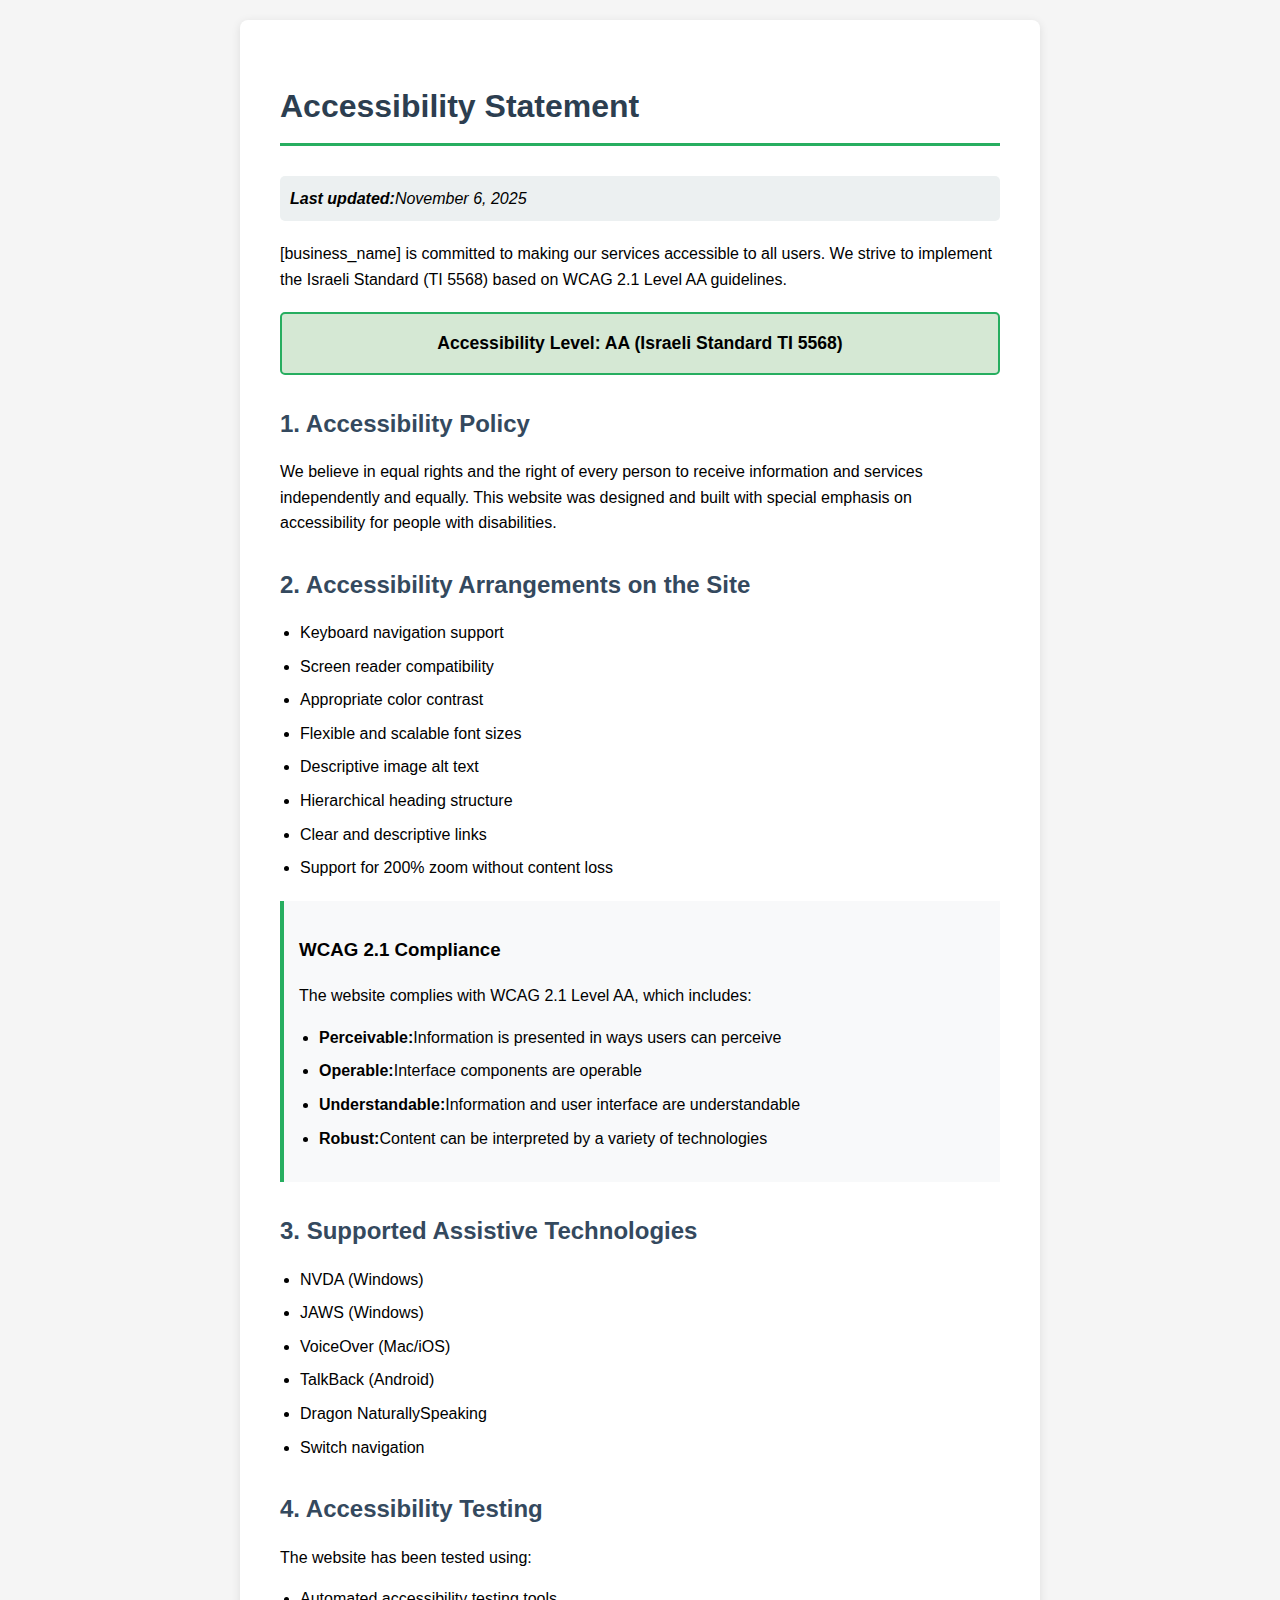
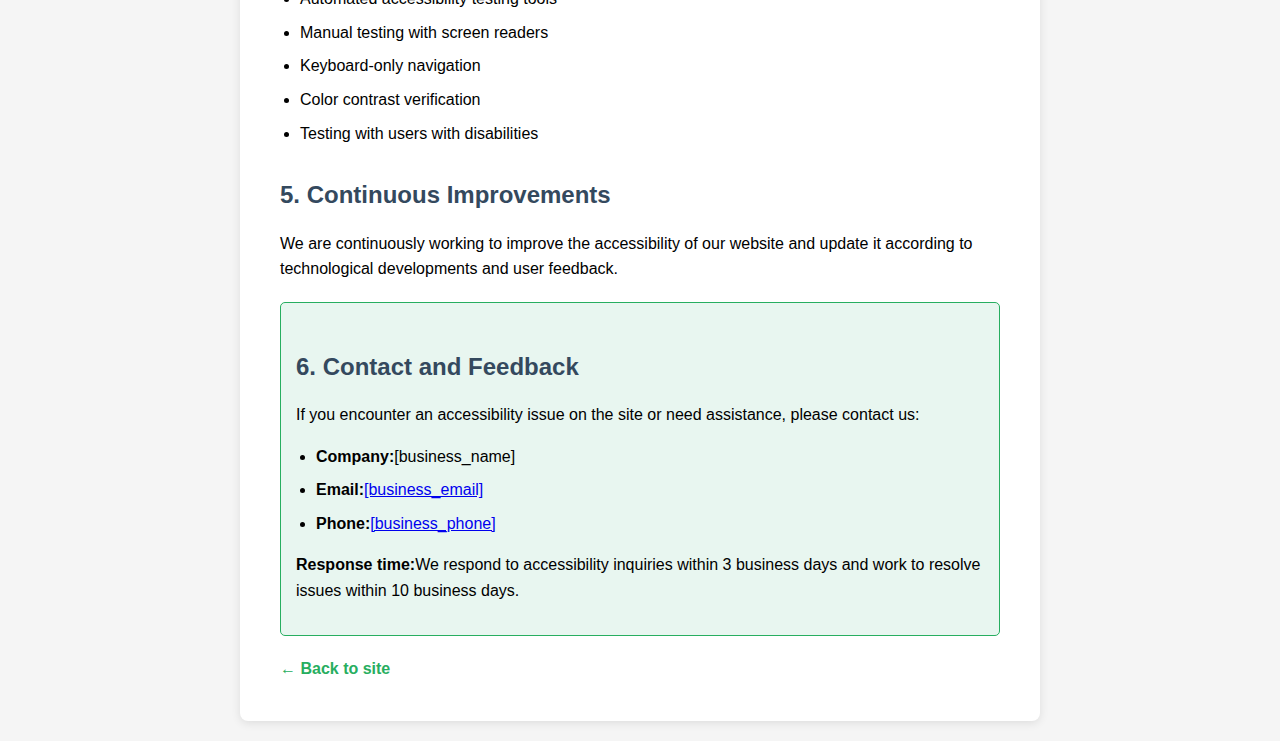
<file: public/accessibility.html>
<!doctype html><html dir="ltr" lang="en"><head><meta charset="UTF-8"><meta content="width=device-width,initial-scale=1" name="viewport"><title>Accessibility Statement - [business_name]</title><style>body{font-family:'Segoe UI',Tahoma,Geneva,Verdana,sans-serif;line-height:1.6;max-width:800px;margin:0 auto;padding:20px;background-color:#f5f5f5}.container{background:#fff;padding:40px;border-radius:8px;box-shadow:0 2px 10px rgba(0,0,0,.1)}h1{color:#2c3e50;border-bottom:3px solid #27ae60;padding-bottom:10px;margin-bottom:30px}h2{color:#34495e;margin-top:30px;margin-bottom:15px}.last-updated{background:#ecf0f1;padding:10px;border-radius:5px;margin-bottom:20px;font-style:italic}.contact-info{background:#e8f6f0;border:1px solid #27ae60;padding:15px;border-radius:5px;margin-top:20px}.compliance-level{background:#d5e8d4;border:2px solid #27ae60;padding:15px;border-radius:5px;margin:20px 0;text-align:center;font-weight:700;font-size:1.1em}ul{padding-left:20px}li{margin-bottom:8px}.back-link{display:inline-block;margin-top:20px;color:#27ae60;text-decoration:none;font-weight:700}.back-link:hover{text-decoration:underline}.wcag-info{background:#f8f9fa;border-left:4px solid #27ae60;padding:15px;margin:20px 0}</style></head><body><div class="container"><h1>Accessibility Statement</h1><div class="last-updated"><strong>Last updated:</strong>November 6, 2025</div><p>[business_name] is committed to making our services accessible to all users. We strive to implement the Israeli Standard (TI 5568) based on WCAG 2.1 Level AA guidelines.</p><div class="compliance-level">Accessibility Level: AA (Israeli Standard TI 5568)</div><h2>1. Accessibility Policy</h2><p>We believe in equal rights and the right of every person to receive information and services independently and equally. This website was designed and built with special emphasis on accessibility for people with disabilities.</p><h2>2. Accessibility Arrangements on the Site</h2><ul><li>Keyboard navigation support</li><li>Screen reader compatibility</li><li>Appropriate color contrast</li><li>Flexible and scalable font sizes</li><li>Descriptive image alt text</li><li>Hierarchical heading structure</li><li>Clear and descriptive links</li><li>Support for 200% zoom without content loss</li></ul><div class="wcag-info"><h3>WCAG 2.1 Compliance</h3><p>The website complies with WCAG 2.1 Level AA, which includes:</p><ul><li><strong>Perceivable:</strong>Information is presented in ways users can perceive</li><li><strong>Operable:</strong>Interface components are operable</li><li><strong>Understandable:</strong>Information and user interface are understandable</li><li><strong>Robust:</strong>Content can be interpreted by a variety of technologies</li></ul></div><h2>3. Supported Assistive Technologies</h2><ul><li>NVDA (Windows)</li><li>JAWS (Windows)</li><li>VoiceOver (Mac/iOS)</li><li>TalkBack (Android)</li><li>Dragon NaturallySpeaking</li><li>Switch navigation</li></ul><h2>4. Accessibility Testing</h2><p>The website has been tested using:</p><ul><li>Automated accessibility testing tools</li><li>Manual testing with screen readers</li><li>Keyboard-only navigation</li><li>Color contrast verification</li><li>Testing with users with disabilities</li></ul><h2>5. Continuous Improvements</h2><p>We are continuously working to improve the accessibility of our website and update it according to technological developments and user feedback.</p><div class="contact-info"><h2>6. Contact and Feedback</h2><p>If you encounter an accessibility issue on the site or need assistance, please contact us:</p><ul><li><strong>Company:</strong>[business_name]</li><li><strong>Email:</strong><a href="mailto:[business_email]">[business_email]</a></li><li><strong>Phone:</strong><a href="tel:[business_phone]">[business_phone]</a></li></ul><p><strong>Response time:</strong>We respond to accessibility inquiries within 3 business days and work to resolve issues within 10 business days.</p></div><a href="/" class="back-link">← Back to site</a></div></body></html>
</file>
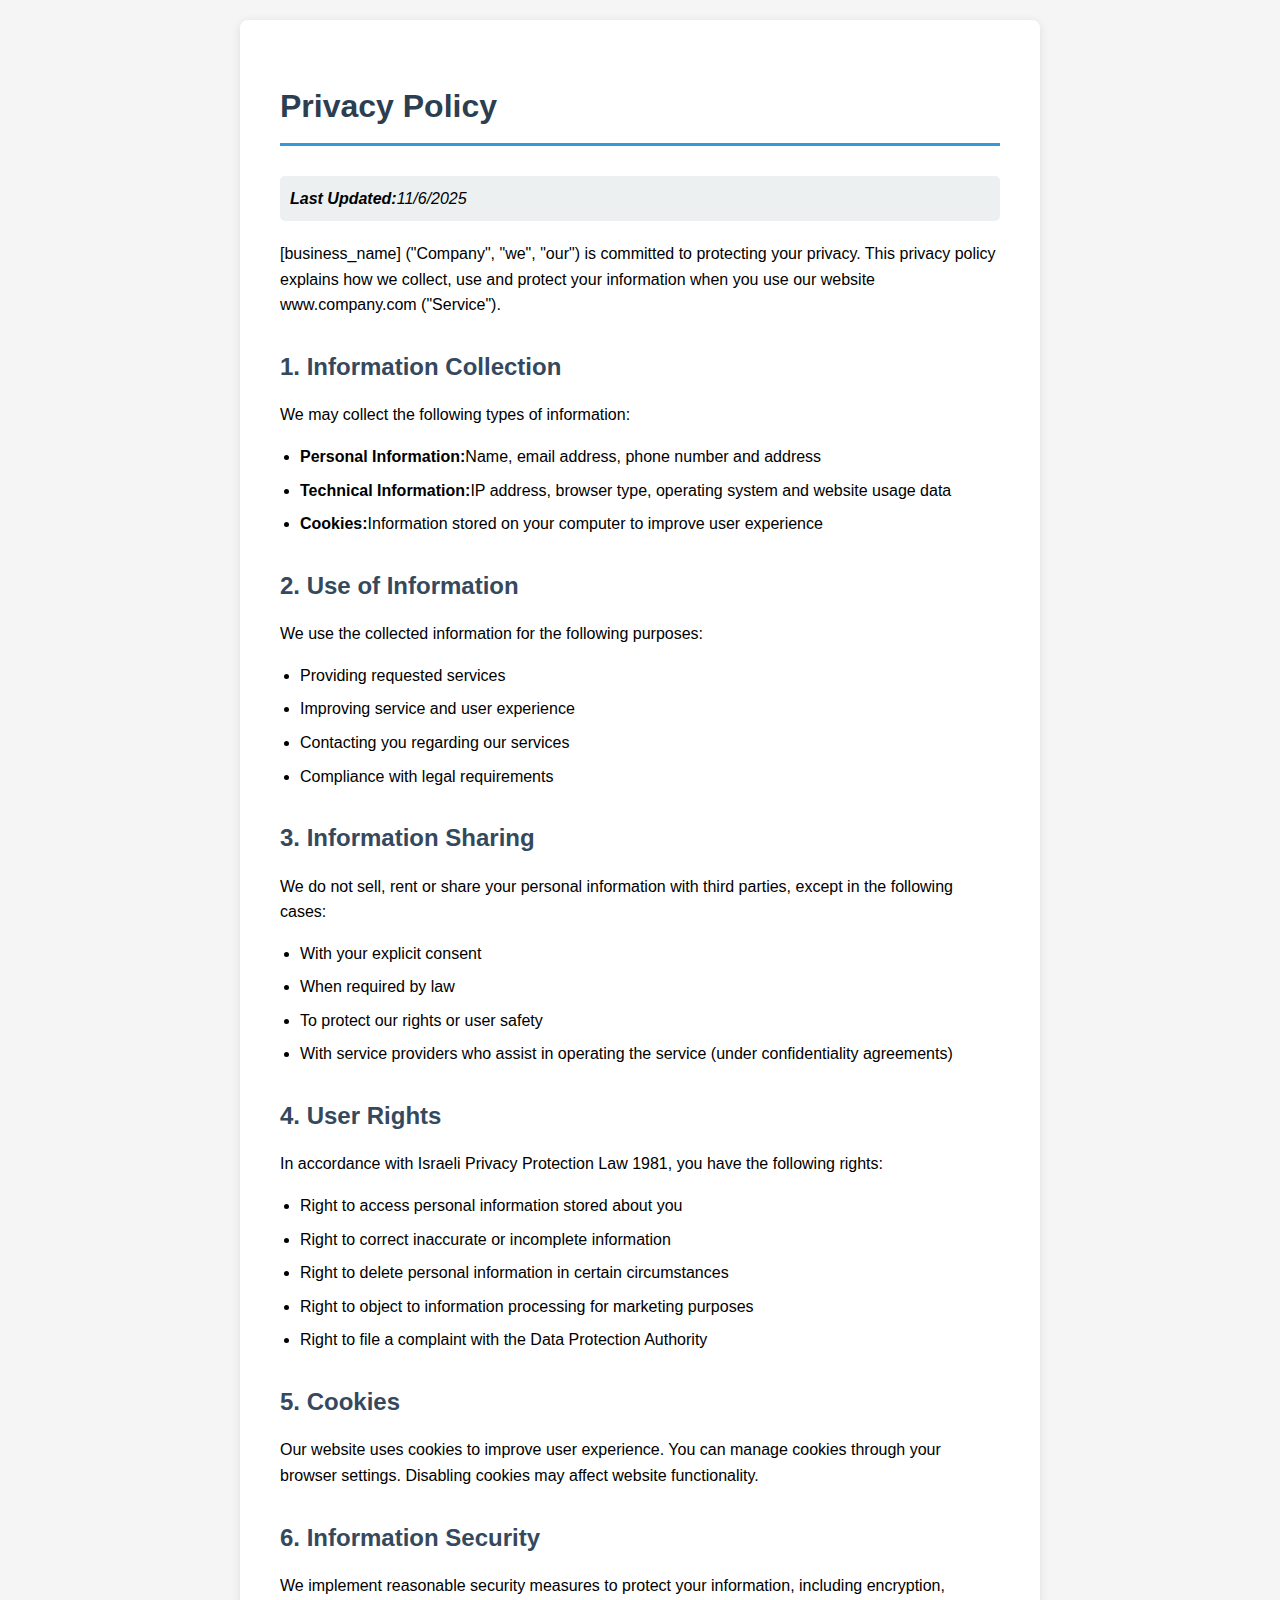
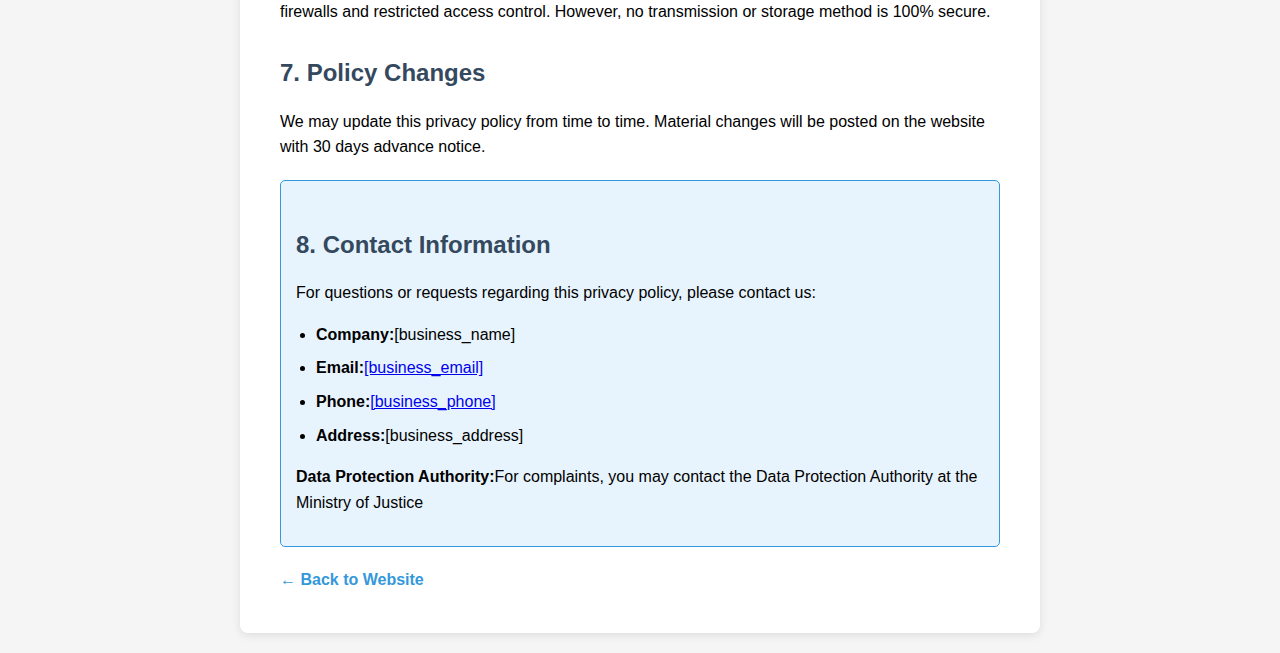
<file: public/privacy.html>
<!doctype html><html lang="en"><head><meta charset="UTF-8"><meta content="width=device-width,initial-scale=1" name="viewport"><title>Privacy Policy - [business_name]</title><style>body{font-family:'Segoe UI',Tahoma,Geneva,Verdana,sans-serif;line-height:1.6;max-width:800px;margin:0 auto;padding:20px;background-color:#f5f5f5}.container{background:#fff;padding:40px;border-radius:8px;box-shadow:0 2px 10px rgba(0,0,0,.1)}h1{color:#2c3e50;border-bottom:3px solid #3498db;padding-bottom:10px;margin-bottom:30px}h2{color:#34495e;margin-top:30px;margin-bottom:15px}.last-updated{background:#ecf0f1;padding:10px;border-radius:5px;margin-bottom:20px;font-style:italic}.contact-info{background:#e8f4fd;border:1px solid #3498db;padding:15px;border-radius:5px;margin-top:20px}ul{padding-left:20px}li{margin-bottom:8px}.back-link{display:inline-block;margin-top:20px;color:#3498db;text-decoration:none;font-weight:700}.back-link:hover{text-decoration:underline}</style></head><body><div class="container"><h1>Privacy Policy</h1><div class="last-updated"><strong>Last Updated:</strong>11/6/2025</div><p>[business_name] ("Company", "we", "our") is committed to protecting your privacy. This privacy policy explains how we collect, use and protect your information when you use our website www.company.com ("Service").</p><h2>1. Information Collection</h2><p>We may collect the following types of information:</p><ul><li><strong>Personal Information:</strong>Name, email address, phone number and address</li><li><strong>Technical Information:</strong>IP address, browser type, operating system and website usage data</li><li><strong>Cookies:</strong>Information stored on your computer to improve user experience</li></ul><h2>2. Use of Information</h2><p>We use the collected information for the following purposes:</p><ul><li>Providing requested services</li><li>Improving service and user experience</li><li>Contacting you regarding our services</li><li>Compliance with legal requirements</li></ul><h2>3. Information Sharing</h2><p>We do not sell, rent or share your personal information with third parties, except in the following cases:</p><ul><li>With your explicit consent</li><li>When required by law</li><li>To protect our rights or user safety</li><li>With service providers who assist in operating the service (under confidentiality agreements)</li></ul><h2>4. User Rights</h2><p>In accordance with Israeli Privacy Protection Law 1981, you have the following rights:</p><ul><li>Right to access personal information stored about you</li><li>Right to correct inaccurate or incomplete information</li><li>Right to delete personal information in certain circumstances</li><li>Right to object to information processing for marketing purposes</li><li>Right to file a complaint with the Data Protection Authority</li></ul><h2>5. Cookies</h2><p>Our website uses cookies to improve user experience. You can manage cookies through your browser settings. Disabling cookies may affect website functionality.</p><h2>6. Information Security</h2><p>We implement reasonable security measures to protect your information, including encryption, firewalls and restricted access control. However, no transmission or storage method is 100% secure.</p><h2>7. Policy Changes</h2><p>We may update this privacy policy from time to time. Material changes will be posted on the website with 30 days advance notice.</p><div class="contact-info"><h2>8. Contact Information</h2><p>For questions or requests regarding this privacy policy, please contact us:</p><ul><li><strong>Company:</strong>[business_name]</li><li><strong>Email:</strong><a href="mailto:[business_email]">[business_email]</a></li><li><strong>Phone:</strong><a href="tel:[business_phone]">[business_phone]</a></li><li><strong>Address:</strong>[business_address]</li></ul><p><strong>Data Protection Authority:</strong>For complaints, you may contact the Data Protection Authority at the Ministry of Justice</p></div><a href="/" class="back-link">← Back to Website</a></div></body></html>
</file>
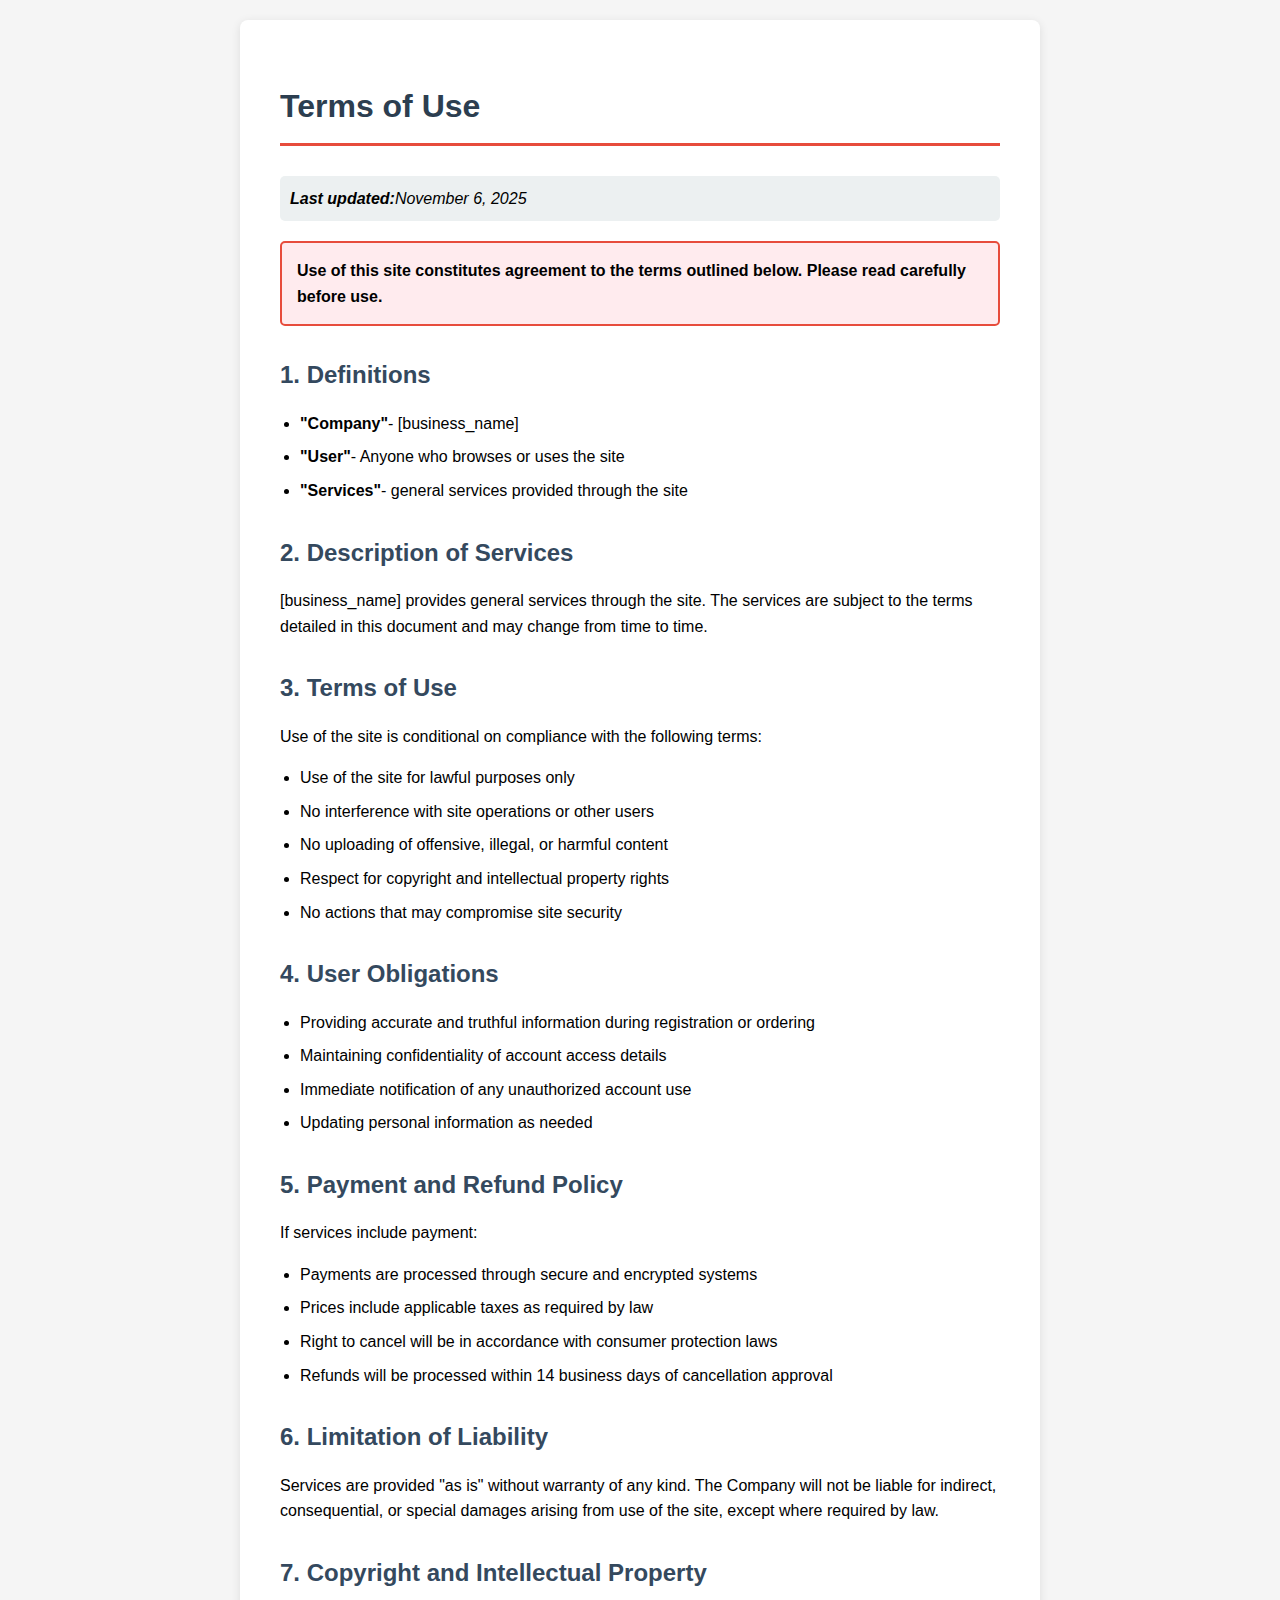
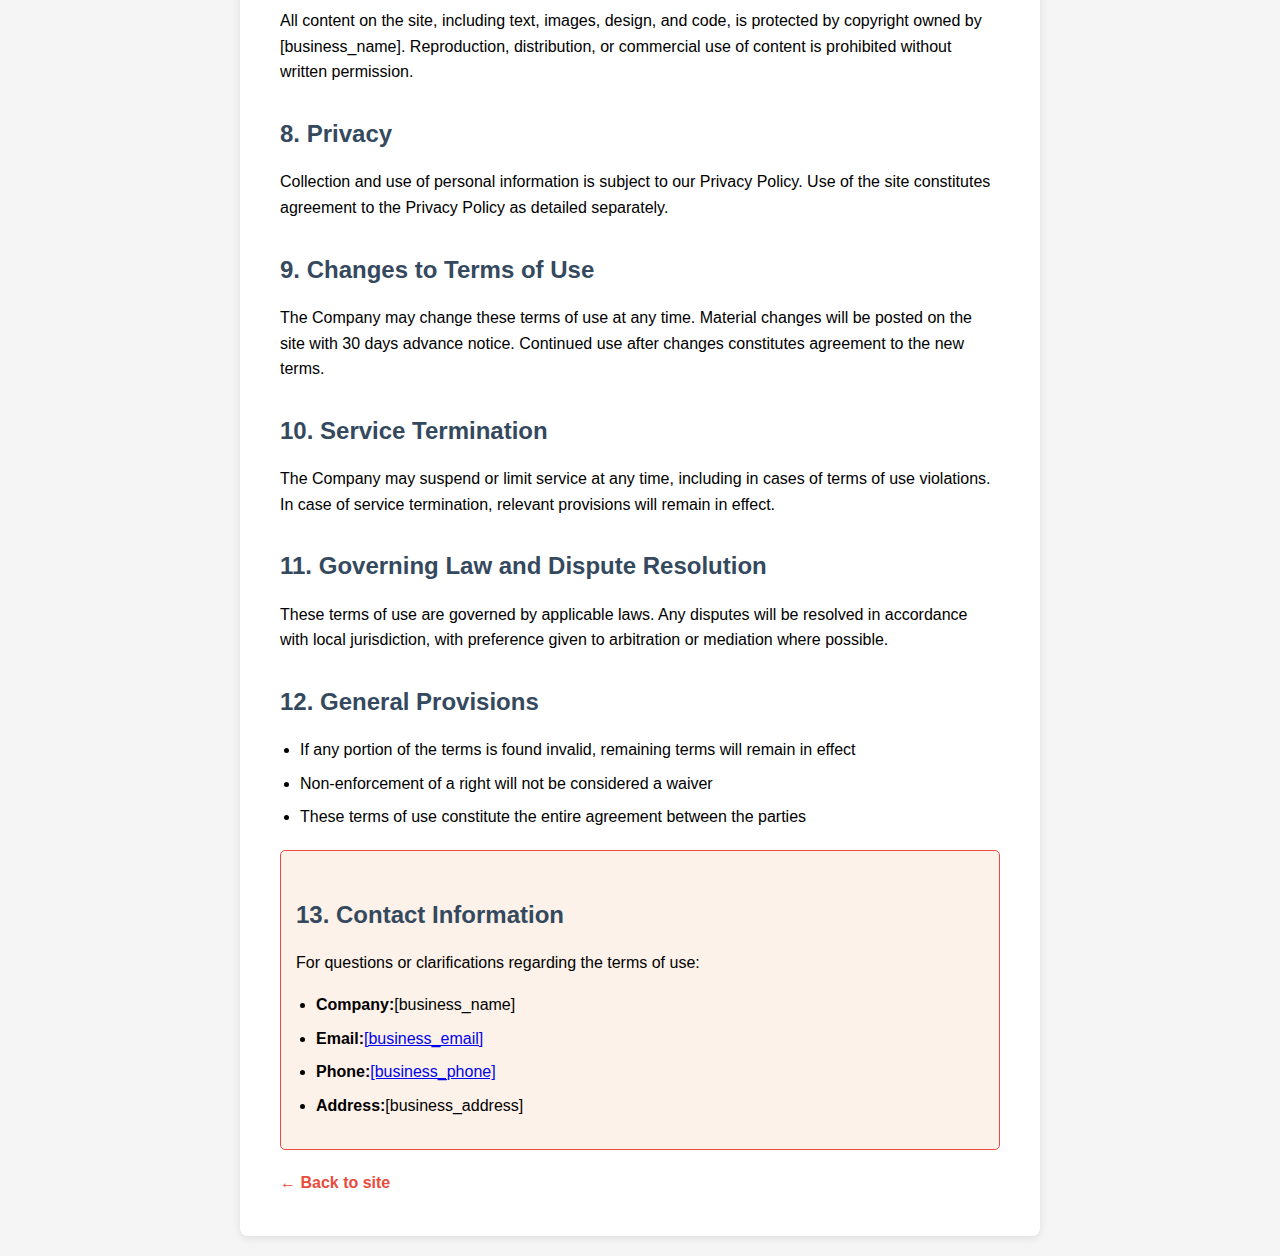
<file: public/terms.html>
<!doctype html><html dir="ltr" lang="en"><head><meta charset="UTF-8"><meta content="width=device-width,initial-scale=1" name="viewport"><title>Terms of Use - [business_name]</title><style>body{font-family:'Segoe UI',Tahoma,Geneva,Verdana,sans-serif;line-height:1.6;max-width:800px;margin:0 auto;padding:20px;background-color:#f5f5f5}.container{background:#fff;padding:40px;border-radius:8px;box-shadow:0 2px 10px rgba(0,0,0,.1)}h1{color:#2c3e50;border-bottom:3px solid #e74c3c;padding-bottom:10px;margin-bottom:30px}h2{color:#34495e;margin-top:30px;margin-bottom:15px}.last-updated{background:#ecf0f1;padding:10px;border-radius:5px;margin-bottom:20px;font-style:italic}.contact-info{background:#fdf2e9;border:1px solid #e74c3c;padding:15px;border-radius:5px;margin-top:20px}.important-notice{background:#ffebee;border:2px solid #e74c3c;padding:15px;border-radius:5px;margin:20px 0;font-weight:700}ul{padding-left:20px}li{margin-bottom:8px}.back-link{display:inline-block;margin-top:20px;color:#e74c3c;text-decoration:none;font-weight:700}.back-link:hover{text-decoration:underline}</style></head><body><div class="container"><h1>Terms of Use</h1><div class="last-updated"><strong>Last updated:</strong>November 6, 2025</div><div class="important-notice">Use of this site constitutes agreement to the terms outlined below. Please read carefully before use.</div><h2>1. Definitions</h2><ul><li><strong>"Company"</strong>- [business_name]</li><li><strong>"User"</strong>- Anyone who browses or uses the site</li><li><strong>"Services"</strong>- general services provided through the site</li></ul><h2>2. Description of Services</h2><p>[business_name] provides general services through the site. The services are subject to the terms detailed in this document and may change from time to time.</p><h2>3. Terms of Use</h2><p>Use of the site is conditional on compliance with the following terms:</p><ul><li>Use of the site for lawful purposes only</li><li>No interference with site operations or other users</li><li>No uploading of offensive, illegal, or harmful content</li><li>Respect for copyright and intellectual property rights</li><li>No actions that may compromise site security</li></ul><h2>4. User Obligations</h2><ul><li>Providing accurate and truthful information during registration or ordering</li><li>Maintaining confidentiality of account access details</li><li>Immediate notification of any unauthorized account use</li><li>Updating personal information as needed</li></ul><h2>5. Payment and Refund Policy</h2><p>If services include payment:</p><ul><li>Payments are processed through secure and encrypted systems</li><li>Prices include applicable taxes as required by law</li><li>Right to cancel will be in accordance with consumer protection laws</li><li>Refunds will be processed within 14 business days of cancellation approval</li></ul><h2>6. Limitation of Liability</h2><p>Services are provided "as is" without warranty of any kind. The Company will not be liable for indirect, consequential, or special damages arising from use of the site, except where required by law.</p><h2>7. Copyright and Intellectual Property</h2><p>All content on the site, including text, images, design, and code, is protected by copyright owned by [business_name]. Reproduction, distribution, or commercial use of content is prohibited without written permission.</p><h2>8. Privacy</h2><p>Collection and use of personal information is subject to our Privacy Policy. Use of the site constitutes agreement to the Privacy Policy as detailed separately.</p><h2>9. Changes to Terms of Use</h2><p>The Company may change these terms of use at any time. Material changes will be posted on the site with 30 days advance notice. Continued use after changes constitutes agreement to the new terms.</p><h2>10. Service Termination</h2><p>The Company may suspend or limit service at any time, including in cases of terms of use violations. In case of service termination, relevant provisions will remain in effect.</p><h2>11. Governing Law and Dispute Resolution</h2><p>These terms of use are governed by applicable laws. Any disputes will be resolved in accordance with local jurisdiction, with preference given to arbitration or mediation where possible.</p><h2>12. General Provisions</h2><ul><li>If any portion of the terms is found invalid, remaining terms will remain in effect</li><li>Non-enforcement of a right will not be considered a waiver</li><li>These terms of use constitute the entire agreement between the parties</li></ul><div class="contact-info"><h2>13. Contact Information</h2><p>For questions or clarifications regarding the terms of use:</p><ul><li><strong>Company:</strong>[business_name]</li><li><strong>Email:</strong><a href="mailto:[business_email]">[business_email]</a></li><li><strong>Phone:</strong><a href="tel:[business_phone]">[business_phone]</a></li><li><strong>Address:</strong>[business_address]</li></ul></div><a href="/" class="back-link">← Back to site</a></div></body></html>
</file>
